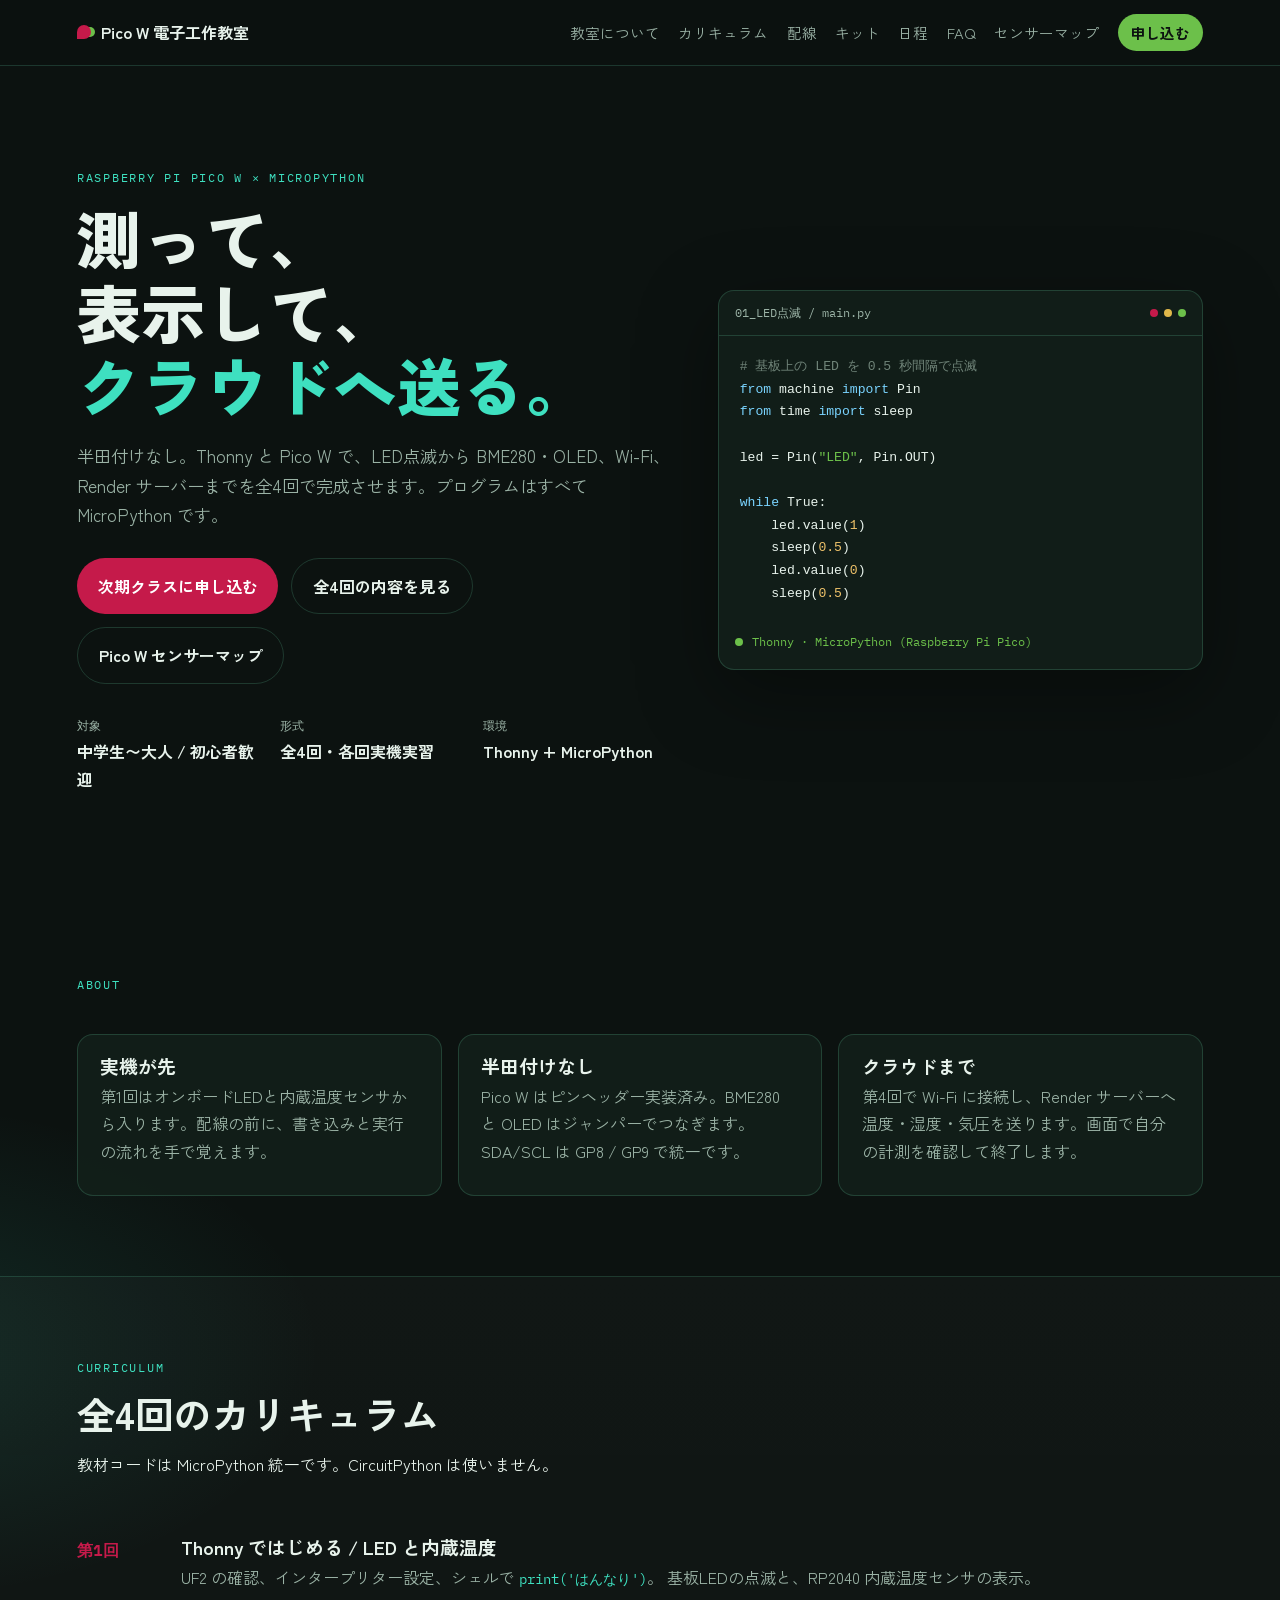
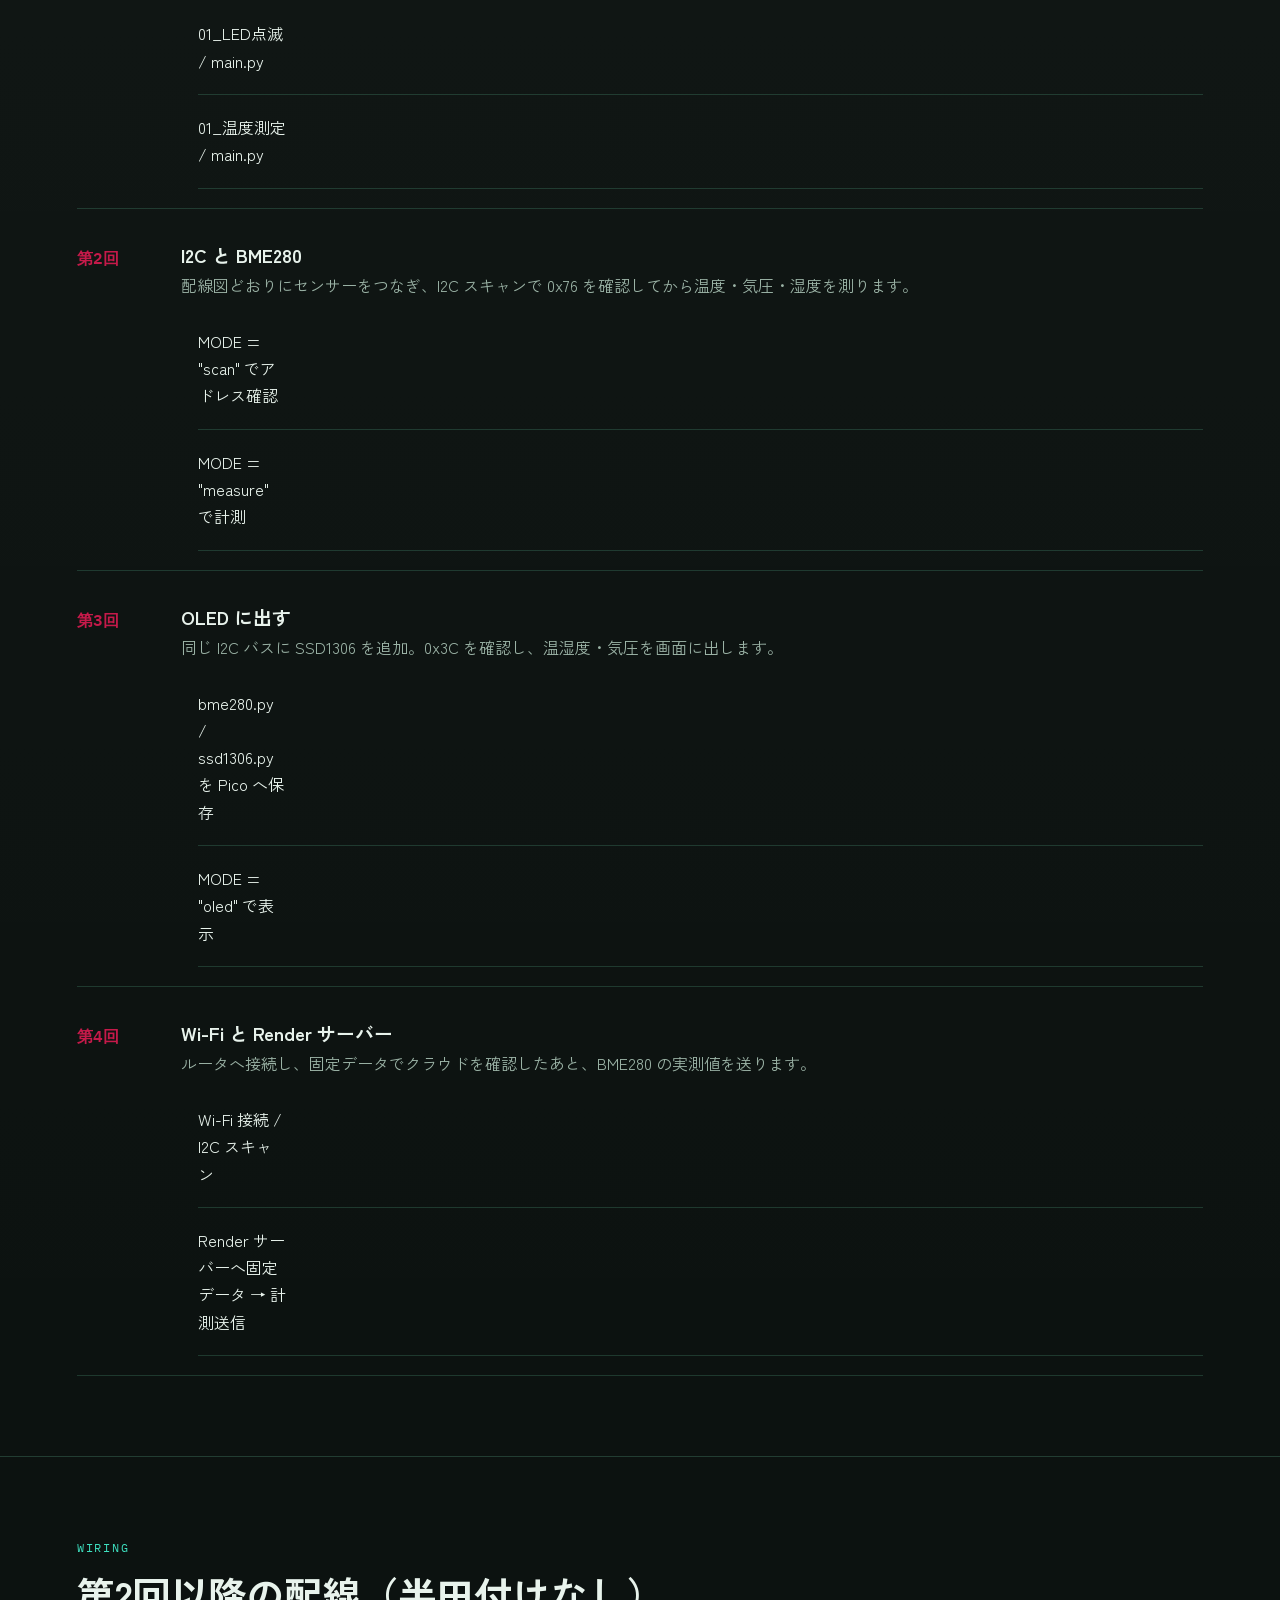
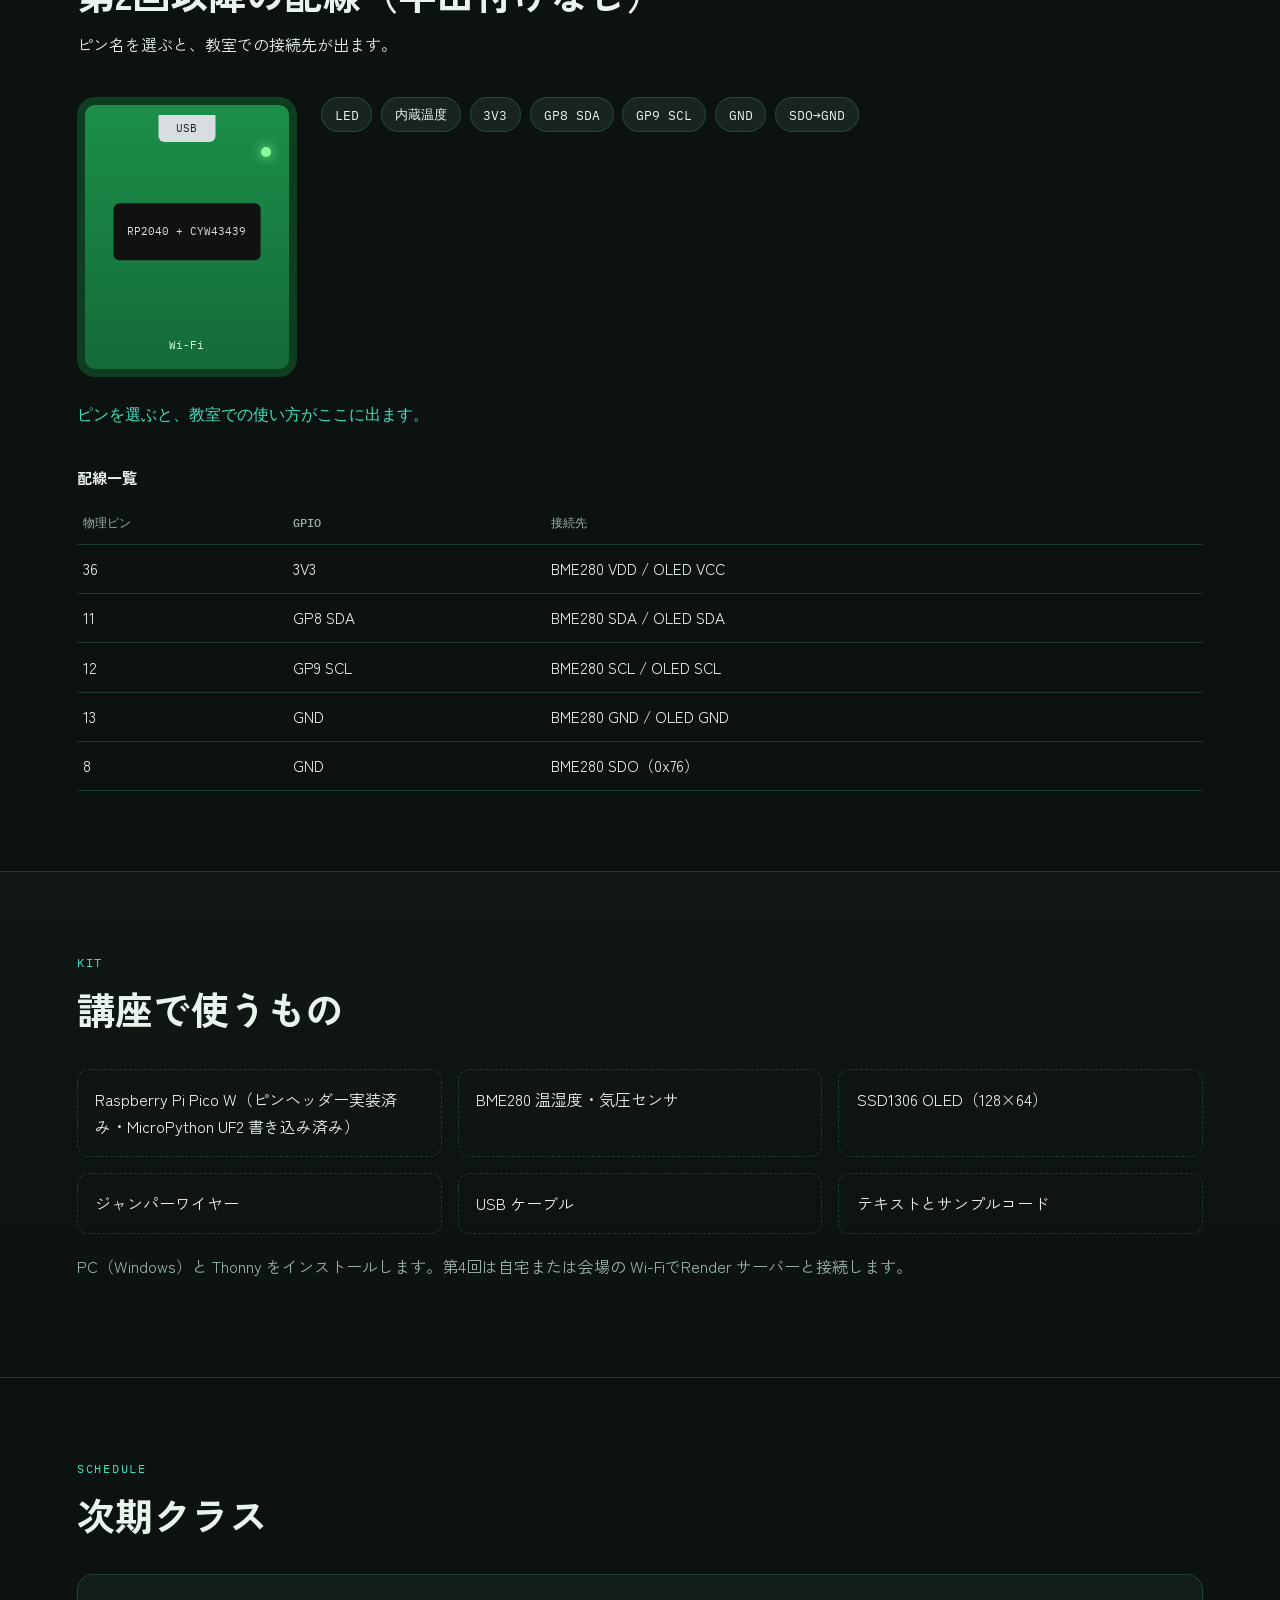
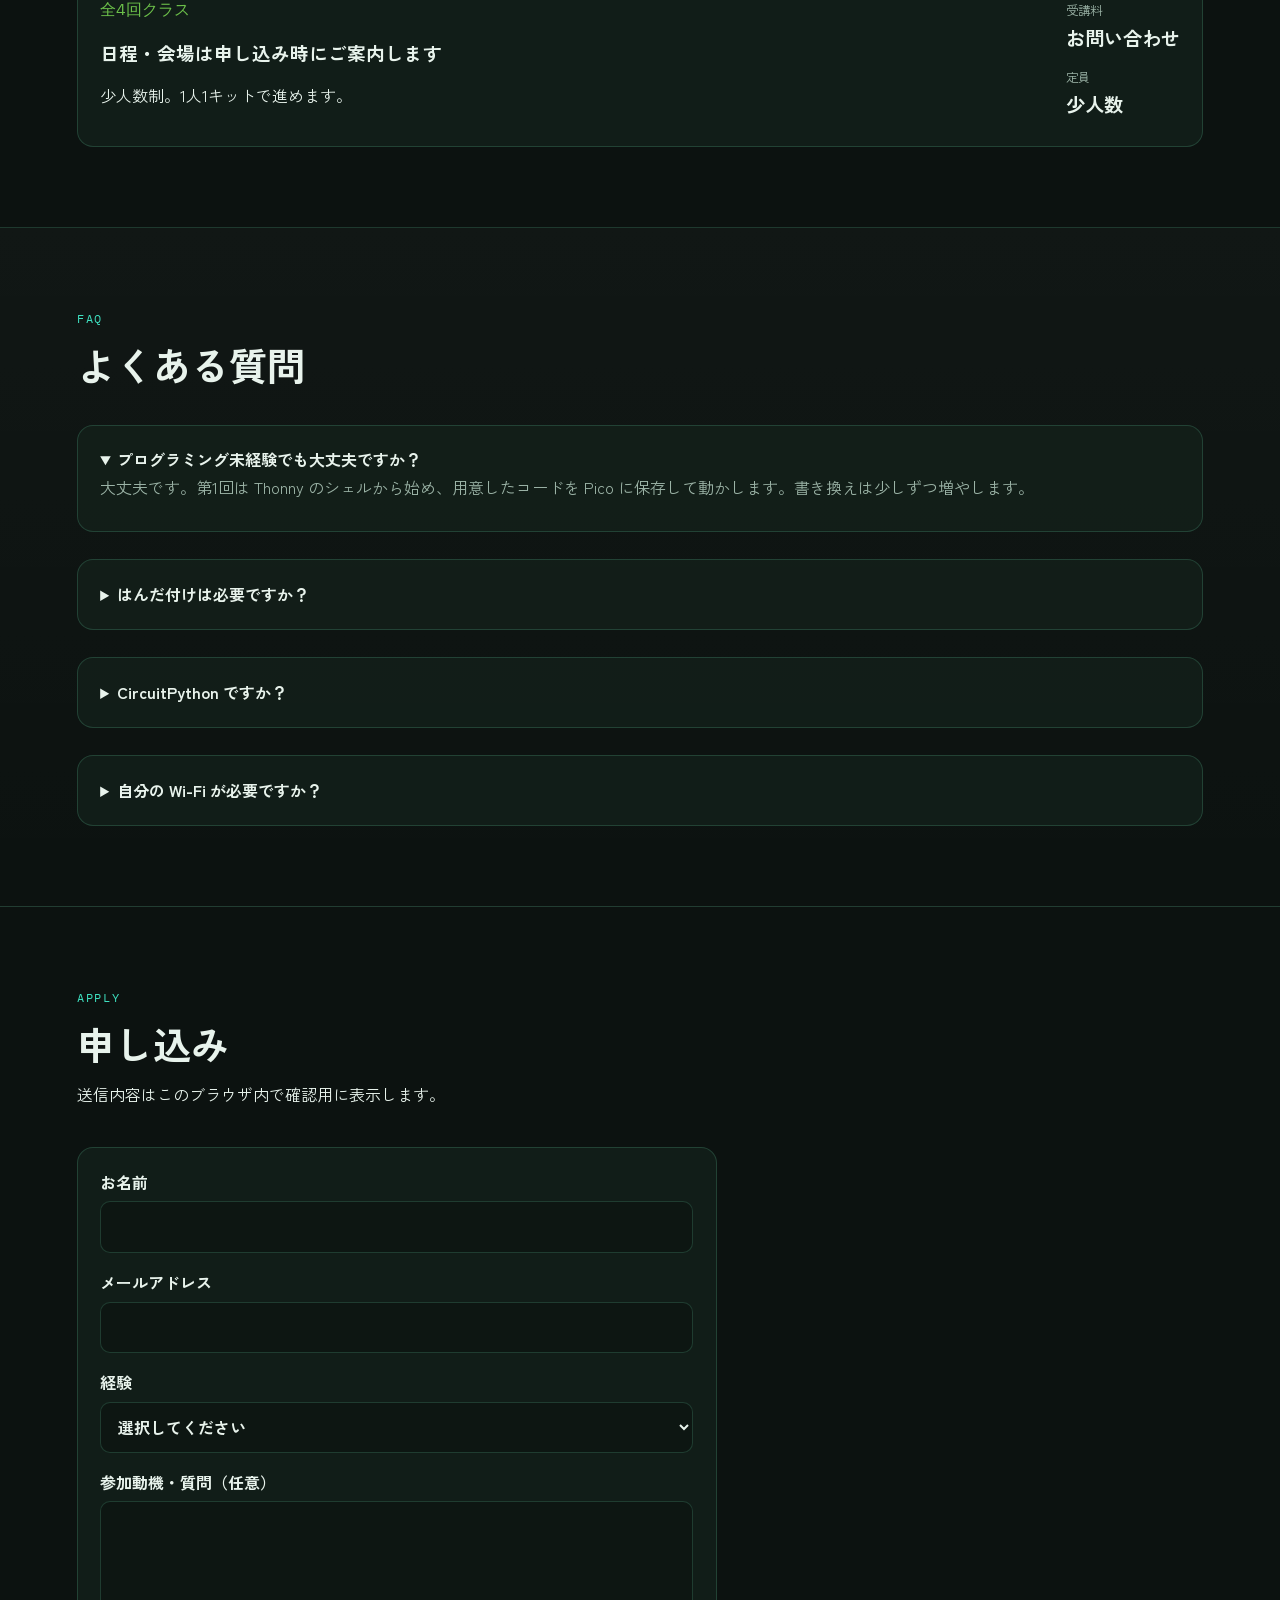
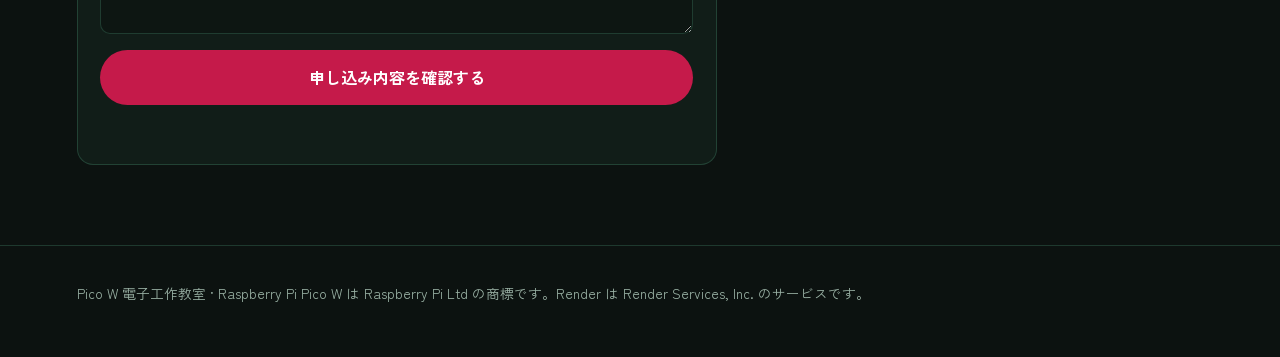
<file: index.html>
<!DOCTYPE html>
<html lang="ja">
  <head>
    <meta charset="UTF-8" />
    <meta name="viewport" content="width=device-width, initial-scale=1" />
    <title>Pico W 電子工作教室 | MicroPythonではじめる計測IoT</title>
    <meta
      name="description"
      content="Raspberry Pi Pico WとMicroPythonで学ぶ電子工作教室。LED、BME280、OLED、Wi-Fi、Renderサーバーまで全4回。"
    />
    <link rel="preconnect" href="https://fonts.googleapis.com" />
    <link rel="preconnect" href="https://fonts.gstatic.com" crossorigin />
    <link
      href="https://fonts.googleapis.com/css2?family=IBM+Plex+Mono:wght@400;600&family=Zen+Kaku+Gothic+New:wght@400;500;700;900&display=swap"
      rel="stylesheet"
    />
    <link rel="stylesheet" href="css/style.css" />
  </head>
  <body>
    <header class="site-header">
      <a class="logo" href="#top">
        <span class="logo-mark" aria-hidden="true"></span>
        Pico W 電子工作教室
      </a>
      <button class="nav-toggle" type="button" aria-expanded="false" aria-controls="site-nav">
        <span class="sr-only">メニュー</span>
        <span></span>
      </button>
      <nav id="site-nav" class="site-nav">
        <a href="#about">教室について</a>
        <a href="#curriculum">カリキュラム</a>
        <a href="#wiring">配線</a>
        <a href="#kit">キット</a>
        <a href="#schedule">日程</a>
        <a href="#faq">FAQ</a>
        <a href="sensor-map.html">センサーマップ</a>
        <a class="nav-cta" href="#apply">申し込む</a>
      </nav>
    </header>

    <main id="top">
      <section class="hero">
        <div class="hero-copy">
          <p class="eyebrow">Raspberry Pi Pico W × MicroPython</p>
          <h1>測って、<br />表示して、<br /><em>クラウドへ送る。</em></h1>
          <p class="lead">
            半田付けなし。Thonny と Pico W で、LED点滅から BME280・OLED、Wi-Fi、Render
            サーバーまでを全4回で完成させます。プログラムはすべて MicroPython です。
          </p>
          <div class="hero-actions">
            <a class="btn btn-primary" href="#apply">次期クラスに申し込む</a>
            <a class="btn btn-ghost" href="#curriculum">全4回の内容を見る</a>
            <a class="btn btn-ghost" href="sensor-map.html">Pico W センサーマップ</a>
          </div>
          <dl class="hero-meta">
            <div>
              <dt>対象</dt>
              <dd>中学生〜大人 / 初心者歓迎</dd>
            </div>
            <div>
              <dt>形式</dt>
              <dd>全4回・各回実機実習</dd>
            </div>
            <div>
              <dt>環境</dt>
              <dd>Thonny + MicroPython</dd>
            </div>
          </dl>
        </div>
        <aside class="hero-board" aria-label="第1回のコード例">
          <div class="board">
            <div class="board-header">
              <span>01_LED点滅 / main.py</span>
              <span class="dots"><i></i><i></i><i></i></span>
            </div>
            <pre><code><span class="cmt"># 基板上の LED を 0.5 秒間隔で点滅</span>
<span class="kw">from</span> machine <span class="kw">import</span> Pin
<span class="kw">from</span> time <span class="kw">import</span> sleep

led = Pin(<span class="str">"LED"</span>, Pin.OUT)

<span class="kw">while</span> True:
    led.value(<span class="num">1</span>)
    sleep(<span class="num">0.5</span>)
    led.value(<span class="num">0</span>)
    sleep(<span class="num">0.5</span>)</code></pre>
            <div class="board-status">
              <span class="pulse"></span>
              Thonny · MicroPython (Raspberry Pi Pico)
            </div>
          </div>
        </aside>
      </section>

      <section id="about" class="section">
        <div class="section-head">
          <p class="eyebrow">About</p>
        </div>
        <div class="about-grid">
          <article>
            <h3>実機が先</h3>
            <p>
              第1回はオンボードLEDと内蔵温度センサから入ります。配線の前に、書き込みと実行の流れを手で覚えます。
            </p>
          </article>
          <article>
            <h3>半田付けなし</h3>
            <p>
              Pico W はピンヘッダー実装済み。BME280 と OLED はジャンパーでつなぎます。SDA/SCL は GP8 / GP9 で統一です。
            </p>
          </article>
          <article>
            <h3>クラウドまで</h3>
            <p>
              第4回で Wi-Fi に接続し、Render サーバーへ温度・湿度・気圧を送ります。画面で自分の計測を確認して終了します。
            </p>
          </article>
        </div>
      </section>

      <section id="curriculum" class="section section-alt">
        <div class="section-head">
          <p class="eyebrow">Curriculum</p>
          <h2>全4回のカリキュラム</h2>
          <p>教材コードは MicroPython 統一です。CircuitPython は使いません。</p>
        </div>
        <ol class="curriculum">
          <li>
            <span class="week">第1回</span>
            <div>
              <h3>Thonny ではじめる / LED と内蔵温度</h3>
              <p>
                UF2 の確認、インタープリター設定、シェルで <code>print('はんなり')</code>。
                基板LEDの点滅と、RP2040 内蔵温度センサの表示。
              </p>
              <ul>
                <li>01_LED点滅 / main.py</li>
                <li>01_温度測定 / main.py</li>
              </ul>
            </div>
          </li>
          <li>
            <span class="week">第2回</span>
            <div>
              <h3>I2C と BME280</h3>
              <p>
                配線図どおりにセンサーをつなぎ、I2C スキャンで 0x76 を確認してから温度・気圧・湿度を測ります。
              </p>
              <ul>
                <li>MODE = "scan" でアドレス確認</li>
                <li>MODE = "measure" で計測</li>
              </ul>
            </div>
          </li>
          <li>
            <span class="week">第3回</span>
            <div>
              <h3>OLED に出す</h3>
              <p>
                同じ I2C バスに SSD1306 を追加。0x3C を確認し、温湿度・気圧を画面に出します。
              </p>
              <ul>
                <li>bme280.py / ssd1306.py を Pico へ保存</li>
                <li>MODE = "oled" で表示</li>
              </ul>
            </div>
          </li>
          <li>
            <span class="week">第4回</span>
            <div>
              <h3>Wi-Fi と Render サーバー</h3>
              <p>
                ルータへ接続し、固定データでクラウドを確認したあと、BME280 の実測値を送ります。
              </p>
              <ul>
                <li>Wi-Fi 接続 / I2C スキャン</li>
                <li>Render サーバーへ固定データ → 計測送信</li>
              </ul>
            </div>
          </li>
        </ol>
      </section>

      <section id="wiring" class="section">
        <div class="section-head">
          <p class="eyebrow">Wiring</p>
          <h2>第2回以降の配線（半田付けなし）</h2>
          <p>ピン名を選ぶと、教室での接続先が出ます。</p>
        </div>
        <div class="pinout-wrap">
          <div class="pico" role="img" aria-label="Raspberry Pi Pico W の簡易図">
            <div class="pico-usb">USB</div>
            <div class="pico-chip">RP2040 + CYW43439</div>
            <div class="pico-led" id="onboard-led"></div>
            <div class="pico-wifi">Wi-Fi</div>
          </div>
          <div class="pins">
            <button type="button" data-pin="LED" data-use="第1回：基板上LEDの点滅">LED</button>
            <button type="button" data-pin="ADC4" data-use="第1回：RP2040 内蔵温度センサ">内蔵温度</button>
            <button type="button" data-pin="3V3 / ピン36" data-use="BME280 VDD / OLED VCC">3V3</button>
            <button type="button" data-pin="GP8 / ピン11" data-use="SDA（BME280 と OLED 共通）">GP8 SDA</button>
            <button type="button" data-pin="GP9 / ピン12" data-use="SCL（BME280 と OLED 共通）">GP9 SCL</button>
            <button type="button" data-pin="GND / ピン13" data-use="BME280 GND / OLED GND">GND</button>
            <button type="button" data-pin="GND / ピン8" data-use="BME280 SDO（アドレスを 0x76 にする）">SDO→GND</button>
          </div>
          <p class="pin-detail" id="pin-detail">ピンを選ぶと、教室での使い方がここに出ます。</p>
        </div>
        <table class="wire-table">
          <caption>配線一覧</caption>
          <thead>
            <tr>
              <th>物理ピン</th>
              <th>GPIO</th>
              <th>接続先</th>
            </tr>
          </thead>
          <tbody>
            <tr>
              <td>36</td>
              <td>3V3</td>
              <td>BME280 VDD / OLED VCC</td>
            </tr>
            <tr>
              <td>11</td>
              <td>GP8 SDA</td>
              <td>BME280 SDA / OLED SDA</td>
            </tr>
            <tr>
              <td>12</td>
              <td>GP9 SCL</td>
              <td>BME280 SCL / OLED SCL</td>
            </tr>
            <tr>
              <td>13</td>
              <td>GND</td>
              <td>BME280 GND / OLED GND</td>
            </tr>
            <tr>
              <td>8</td>
              <td>GND</td>
              <td>BME280 SDO（0x76）</td>
            </tr>
          </tbody>
        </table>
      </section>

      <section id="kit" class="section section-alt">
        <div class="section-head">
          <p class="eyebrow">Kit</p>
          <h2>講座で使うもの</h2>
        </div>
        <ul class="kit-list">
          <li>Raspberry Pi Pico W（ピンヘッダー実装済み・MicroPython UF2 書き込み済み）</li>
          <li>BME280 温湿度・気圧センサ</li>
          <li>SSD1306 OLED（128×64）</li>
          <li>ジャンパーワイヤー</li>
          <li>USB ケーブル</li>
          <li>テキストとサンプルコード</li>
        </ul>
        <p class="note">
          PC（Windows）と Thonny をインストールします。第4回は自宅または会場の Wi-FiでRender サーバーと接続します。
        </p>
      </section>

      <section id="schedule" class="section">
        <div class="section-head">
          <p class="eyebrow">Schedule</p>
          <h2>次期クラス</h2>
        </div>
        <div class="schedule-card">
          <div>
            <p class="term">全4回クラス</p>
            <h3>日程・会場は申し込み時にご案内します</h3>
            <p>少人数制。1人1キットで進めます。</p>
          </div>
          <dl>
            <div>
              <dt>受講料</dt>
              <dd>お問い合わせ</dd>
            </div>
            <div>
              <dt>定員</dt>
              <dd>少人数</dd>
            </div>
          </dl>
        </div>
      </section>

      <section id="faq" class="section section-alt">
        <div class="section-head">
          <p class="eyebrow">FAQ</p>
          <h2>よくある質問</h2>
        </div>
        <div class="faq">
          <details open>
            <summary>プログラミング未経験でも大丈夫ですか？</summary>
            <p>
              大丈夫です。第1回は Thonny のシェルから始め、用意したコードを Pico に保存して動かします。書き換えは少しずつ増やします。
            </p>
          </details>
          <details>
            <summary>はんだ付けは必要ですか？</summary>
            <p>キットの Pico W、BME280基板、OLED基板はピンヘッダー実装済みです。BME280基板、OLED基板とはジャンパー接続です。</p>
          </details>
          <details>
            <summary>CircuitPython ですか？</summary>
            <p>MicroPython (Raspberry Pi Pico) を使います。</p>
          </details>
          <details>
            <summary>自分の Wi-Fi が必要ですか？</summary>
            <p>第1〜3回は不要です。第4回だけ SSID とパスワード、Render サーバーの URL が必要になります。</p>
          </details>
        </div>
      </section>

      <section id="apply" class="section apply">
        <div class="section-head">
          <p class="eyebrow">Apply</p>
          <h2>申し込み</h2>
          <p>送信内容はこのブラウザ内で確認用に表示します。</p>
        </div>
        <form id="apply-form" class="apply-form" novalidate>
          <label>
            お名前
            <input name="name" type="text" autocomplete="name" required />
          </label>
          <label>
            メールアドレス
            <input name="email" type="email" autocomplete="email" required />
          </label>
          <label>
            経験
            <select name="experience" required>
              <option value="">選択してください</option>
              <option>電子工作もプログラムも初めて</option>
              <option>プログラムは少し書いたことがある</option>
              <option>Arduino や他マイコンの経験あり</option>
            </select>
          </label>
          <label>
            参加動機・質問（任意）
            <textarea name="note" rows="4"></textarea>
          </label>
          <button class="btn btn-primary" type="submit">申し込み内容を確認する</button>
          <p class="form-status" id="form-status" role="status"></p>
        </form>
      </section>
    </main>

    <footer class="site-footer">
      <p>Pico W 電子工作教室 · Raspberry Pi Pico W は Raspberry Pi Ltd の商標です。Render は Render Services, Inc. のサービスです。</p>
    </footer>
    <script src="js/main.js"></script>
  </body>
</html>
</file>
<file: css/style.css>
:root {
  --bg: #0c1210;
  --ink: #e8f3ec;
  --muted: #9bb3a6;
  --raspberry: #c51a4a;
  --leaf: #6cc04a;
  --cyan: #3ee0c0;
  --line: rgba(110, 232, 180, 0.18);
  --card: rgba(19, 32, 26, 0.86);
  --font: "Zen Kaku Gothic New", sans-serif;
  --mono: "IBM Plex Mono", ui-monospace, monospace;
}

*,
*::before,
*::after {
  box-sizing: border-box;
}

html {
  scroll-behavior: smooth;
}

body {
  margin: 0;
  font-family: var(--font);
  color: var(--ink);
  background:
    radial-gradient(1200px 600px at 80% -10%, rgba(197, 26, 74, 0.22), transparent 55%),
    radial-gradient(900px 500px at -10% 20%, rgba(62, 224, 192, 0.12), transparent 50%),
    var(--bg);
  line-height: 1.7;
}

.sr-only {
  position: absolute;
  width: 1px;
  height: 1px;
  overflow: hidden;
  clip: rect(0 0 0 0);
}

a {
  color: var(--cyan);
}

.site-header {
  position: sticky;
  top: 0;
  z-index: 20;
  display: flex;
  align-items: center;
  justify-content: space-between;
  padding: 0.85rem 6vw;
  background: rgba(12, 18, 16, 0.82);
  backdrop-filter: blur(12px);
  border-bottom: 1px solid var(--line);
}

.logo {
  display: flex;
  align-items: center;
  gap: 0.65rem;
  color: var(--ink);
  text-decoration: none;
  font-weight: 700;
}

.logo-mark {
  width: 14px;
  height: 14px;
  border-radius: 50% 50% 50% 0;
  background: var(--raspberry);
  box-shadow: 6px 0 0 -2px var(--leaf);
}

.site-nav {
  display: flex;
  align-items: center;
  gap: 1.15rem;
}

.site-nav a {
  color: var(--muted);
  text-decoration: none;
  font-size: 0.92rem;
}

.site-nav a:hover,
.site-nav a:focus-visible {
  color: var(--ink);
}

.nav-cta {
  color: var(--bg) !important;
  background: var(--leaf);
  padding: 0.4rem 0.8rem;
  border-radius: 999px;
  font-weight: 700;
}

.nav-toggle {
  display: none;
  width: 42px;
  height: 42px;
  border: 1px solid var(--line);
  background: transparent;
  border-radius: 8px;
}

.nav-toggle span,
.nav-toggle span::before,
.nav-toggle span::after {
  display: block;
  width: 18px;
  height: 2px;
  background: var(--ink);
  position: relative;
  margin: 0 auto;
}

.nav-toggle span::before,
.nav-toggle span::after {
  content: "";
  position: absolute;
  left: 0;
}

.nav-toggle span::before {
  top: -6px;
}

.nav-toggle span::after {
  top: 6px;
}

.hero,
.section {
  padding: 5rem 6vw;
}

.hero {
  display: grid;
  grid-template-columns: 1.1fr 0.9fr;
  gap: 3rem;
  align-items: center;
  min-height: calc(100vh - 72px);
}

.eyebrow {
  font-family: var(--mono);
  font-size: 0.78rem;
  letter-spacing: 0.14em;
  text-transform: uppercase;
  color: var(--cyan);
  margin: 0 0 0.8rem;
}

h1,
h2,
h3 {
  line-height: 1.15;
}

h1 {
  font-size: clamp(2.2rem, 5vw, 4.2rem);
  font-weight: 900;
  margin: 0 0 1.2rem;
}

h1 em {
  font-style: normal;
  color: var(--cyan);
}

.lead {
  font-size: 1.08rem;
  color: var(--muted);
  max-width: 40rem;
}

.hero-actions {
  display: flex;
  flex-wrap: wrap;
  gap: 0.8rem;
  margin: 1.8rem 0 2rem;
}

.btn {
  display: inline-flex;
  align-items: center;
  justify-content: center;
  text-decoration: none;
  border: 0;
  cursor: pointer;
  font: inherit;
  font-weight: 700;
  border-radius: 999px;
  padding: 0.85rem 1.3rem;
}

.btn-primary {
  background: var(--raspberry);
  color: white;
}

.btn-ghost {
  background: transparent;
  color: var(--ink);
  border: 1px solid var(--line);
}

.hero-meta {
  display: grid;
  grid-template-columns: repeat(3, minmax(0, 1fr));
  gap: 1rem;
  margin: 0;
}

.hero-meta dt {
  font-family: var(--mono);
  font-size: 0.72rem;
  color: var(--muted);
}

.hero-meta dd {
  margin: 0.2rem 0 0;
  font-weight: 700;
}

.board {
  background: var(--card);
  border: 1px solid var(--line);
  border-radius: 16px;
  overflow: hidden;
  box-shadow: 0 24px 80px rgba(0, 0, 0, 0.35);
}

.board-header {
  display: flex;
  justify-content: space-between;
  align-items: center;
  padding: 0.7rem 1rem;
  border-bottom: 1px solid var(--line);
  font-family: var(--mono);
  font-size: 0.78rem;
  color: var(--muted);
}

.dots {
  display: flex;
  gap: 6px;
}

.dots i {
  width: 8px;
  height: 8px;
  border-radius: 50%;
  background: #3d4a44;
}

.dots i:nth-child(1) {
  background: var(--raspberry);
}

.dots i:nth-child(2) {
  background: #e0b84a;
}

.dots i:nth-child(3) {
  background: var(--leaf);
}

.board pre {
  margin: 0;
  padding: 1.2rem 1.3rem 1rem;
  overflow: auto;
  font-family: var(--mono);
  font-size: 0.82rem;
  line-height: 1.65;
}

.kw {
  color: #7ad4ff;
}

.num {
  color: #f0c36a;
}

.str {
  color: var(--leaf);
}

.cmt {
  color: #6f8378;
}

.board-status {
  display: flex;
  align-items: center;
  gap: 0.55rem;
  padding: 0.7rem 1rem 1rem;
  font-family: var(--mono);
  font-size: 0.78rem;
  color: var(--leaf);
}

.pulse {
  width: 8px;
  height: 8px;
  border-radius: 50%;
  background: var(--leaf);
  box-shadow: 0 0 0 0 rgba(108, 192, 74, 0.7);
  animation: ping 1.8s infinite;
}

@keyframes ping {
  70% {
    box-shadow: 0 0 0 10px transparent;
  }
}

.section-head {
  max-width: 44rem;
  margin-bottom: 2.4rem;
}

.section-head h2 {
  font-size: clamp(1.6rem, 3vw, 2.4rem);
  margin: 0 0 0.7rem;
}

.section-alt {
  background: linear-gradient(180deg, rgba(255, 255, 255, 0.02), transparent);
  border-block: 1px solid var(--line);
}

.about-grid,
.kit-list,
.faq {
  display: grid;
  gap: 1rem;
}

.about-grid {
  grid-template-columns: repeat(3, minmax(0, 1fr));
}

.about-grid article,
.schedule-card,
.apply-form,
.faq details {
  background: var(--card);
  border: 1px solid var(--line);
  border-radius: 16px;
  padding: 1.3rem 1.4rem;
}

.curriculum {
  list-style: none;
  margin: 0;
  padding: 0;
  display: grid;
  gap: 1rem;
}

.curriculum li {
  display: grid;
  grid-template-columns: 5.5rem 1fr;
  gap: 1rem;
  padding: 1.2rem 0;
  border-bottom: 1px solid var(--line);
}

.week {
  font-family: var(--mono);
  color: var(--raspberry);
  font-weight: 600;
}

.curriculum h3,
.about-grid h3 {
  margin: 0 0 0.4rem;
}

.curriculum p,
.about-grid p,
.faq p {
  margin: 0 0 0.6rem;
  color: var(--muted);
}

.curriculum code {
  font-family: var(--mono);
  font-size: 0.9em;
  color: var(--cyan);
}

.curriculum ul {
  margin: 0;
  padding-left: 1.1rem;
}

.pinout-wrap {
  display: grid;
  grid-template-columns: 220px 1fr;
  gap: 1.5rem;
  align-items: start;
}

.pico {
  height: 280px;
  border-radius: 18px;
  background: linear-gradient(180deg, #1b8f4a, #146b38);
  border: 8px solid #0e3d22;
  position: relative;
}

.pico-usb,
.pico-chip,
.pico-wifi,
.pico-led {
  position: absolute;
  font-family: var(--mono);
  font-size: 0.7rem;
}

.pico-usb {
  top: 10px;
  left: 50%;
  transform: translateX(-50%);
  background: #d8dde2;
  color: #222;
  padding: 4px 18px;
  border-radius: 0 0 6px 6px;
}

.pico-chip {
  top: 48%;
  left: 50%;
  transform: translate(-50%, -50%);
  background: #111;
  color: #ddd;
  padding: 1.2rem 0.7rem;
  border-radius: 6px;
  text-align: center;
  width: 72%;
}

.pico-led {
  width: 10px;
  height: 10px;
  border-radius: 50%;
  background: #8cff9a;
  right: 18px;
  top: 42px;
  box-shadow: 0 0 12px #8cff9a;
}

.pico-wifi {
  bottom: 14px;
  left: 50%;
  transform: translateX(-50%);
  color: #d9ffe6;
}

.pins {
  display: flex;
  flex-wrap: wrap;
  gap: 0.55rem;
}

.pins button {
  font-family: var(--mono);
  background: #18241e;
  color: var(--ink);
  border: 1px solid var(--line);
  border-radius: 999px;
  padding: 0.45rem 0.8rem;
  cursor: pointer;
}

.pins button:hover,
.pins button:focus-visible,
.pins button.is-active {
  border-color: var(--cyan);
  color: var(--cyan);
}

.pin-detail {
  grid-column: 1 / -1;
  margin: 0;
  min-height: 2.4rem;
  font-family: var(--mono);
  color: var(--cyan);
}

.wire-table {
  width: 100%;
  border-collapse: collapse;
  margin-top: 1.6rem;
  font-size: 0.95rem;
}

.wire-table caption {
  text-align: left;
  font-weight: 700;
  margin-bottom: 0.6rem;
}

.wire-table th,
.wire-table td {
  border-bottom: 1px solid var(--line);
  padding: 0.7rem 0.4rem;
  text-align: left;
}

.wire-table th {
  font-family: var(--mono);
  font-size: 0.78rem;
  color: var(--muted);
  font-weight: 500;
}

.kit-list {
  grid-template-columns: repeat(3, minmax(0, 1fr));
  padding: 0;
  list-style: none;
}

.kit-list li {
  border: 1px dashed var(--line);
  border-radius: 12px;
  padding: 1rem 1.1rem;
}

.note {
  color: var(--muted);
  margin-top: 1.2rem;
}

.schedule-card {
  display: flex;
  justify-content: space-between;
  gap: 2rem;
  align-items: center;
}

.term {
  font-family: var(--mono);
  color: var(--leaf);
  margin: 0 0 0.4rem;
}

.schedule-card dl {
  margin: 0;
  display: grid;
  gap: 0.8rem;
}

.schedule-card dt {
  font-size: 0.78rem;
  color: var(--muted);
}

.schedule-card dd {
  margin: 0;
  font-size: 1.2rem;
  font-weight: 700;
}

.faq details + details {
  margin-top: 0.7rem;
}

.faq summary {
  cursor: pointer;
  font-weight: 700;
}

.apply-form {
  display: grid;
  gap: 1rem;
  max-width: 40rem;
}

.apply-form label {
  display: grid;
  gap: 0.35rem;
  font-weight: 700;
}

input,
select,
textarea {
  font: inherit;
  padding: 0.7rem 0.8rem;
  border-radius: 10px;
  border: 1px solid var(--line);
  background: #0d1612;
  color: var(--ink);
}

.form-status {
  min-height: 1.4rem;
  margin: 0;
  color: var(--leaf);
}

.site-footer {
  padding: 1.4rem 6vw 2.4rem;
  color: var(--muted);
  font-size: 0.85rem;
  border-top: 1px solid var(--line);
}

@media (max-width: 900px) {
  .hero,
  .about-grid,
  .pinout-wrap,
  .kit-list,
  .schedule-card {
    grid-template-columns: 1fr;
  }

  .hero-meta,
  .curriculum li {
    grid-template-columns: 1fr;
  }

  .nav-toggle {
    display: inline-flex;
    align-items: center;
  }

  .site-nav {
    display: none;
    position: absolute;
    top: 64px;
    right: 4vw;
    left: 4vw;
    flex-direction: column;
    align-items: stretch;
    padding: 1rem;
    background: #101a16;
    border: 1px solid var(--line);
    border-radius: 12px;
  }

  .site-nav.is-open {
    display: flex;
  }
}

.map-page {
  overflow: hidden;
}

.map-frame {
  position: fixed;
  top: 72px;
  left: 0;
  width: 100%;
  height: calc(100vh - 72px);
  border: 0;
  background: #fff;
}
</file>
